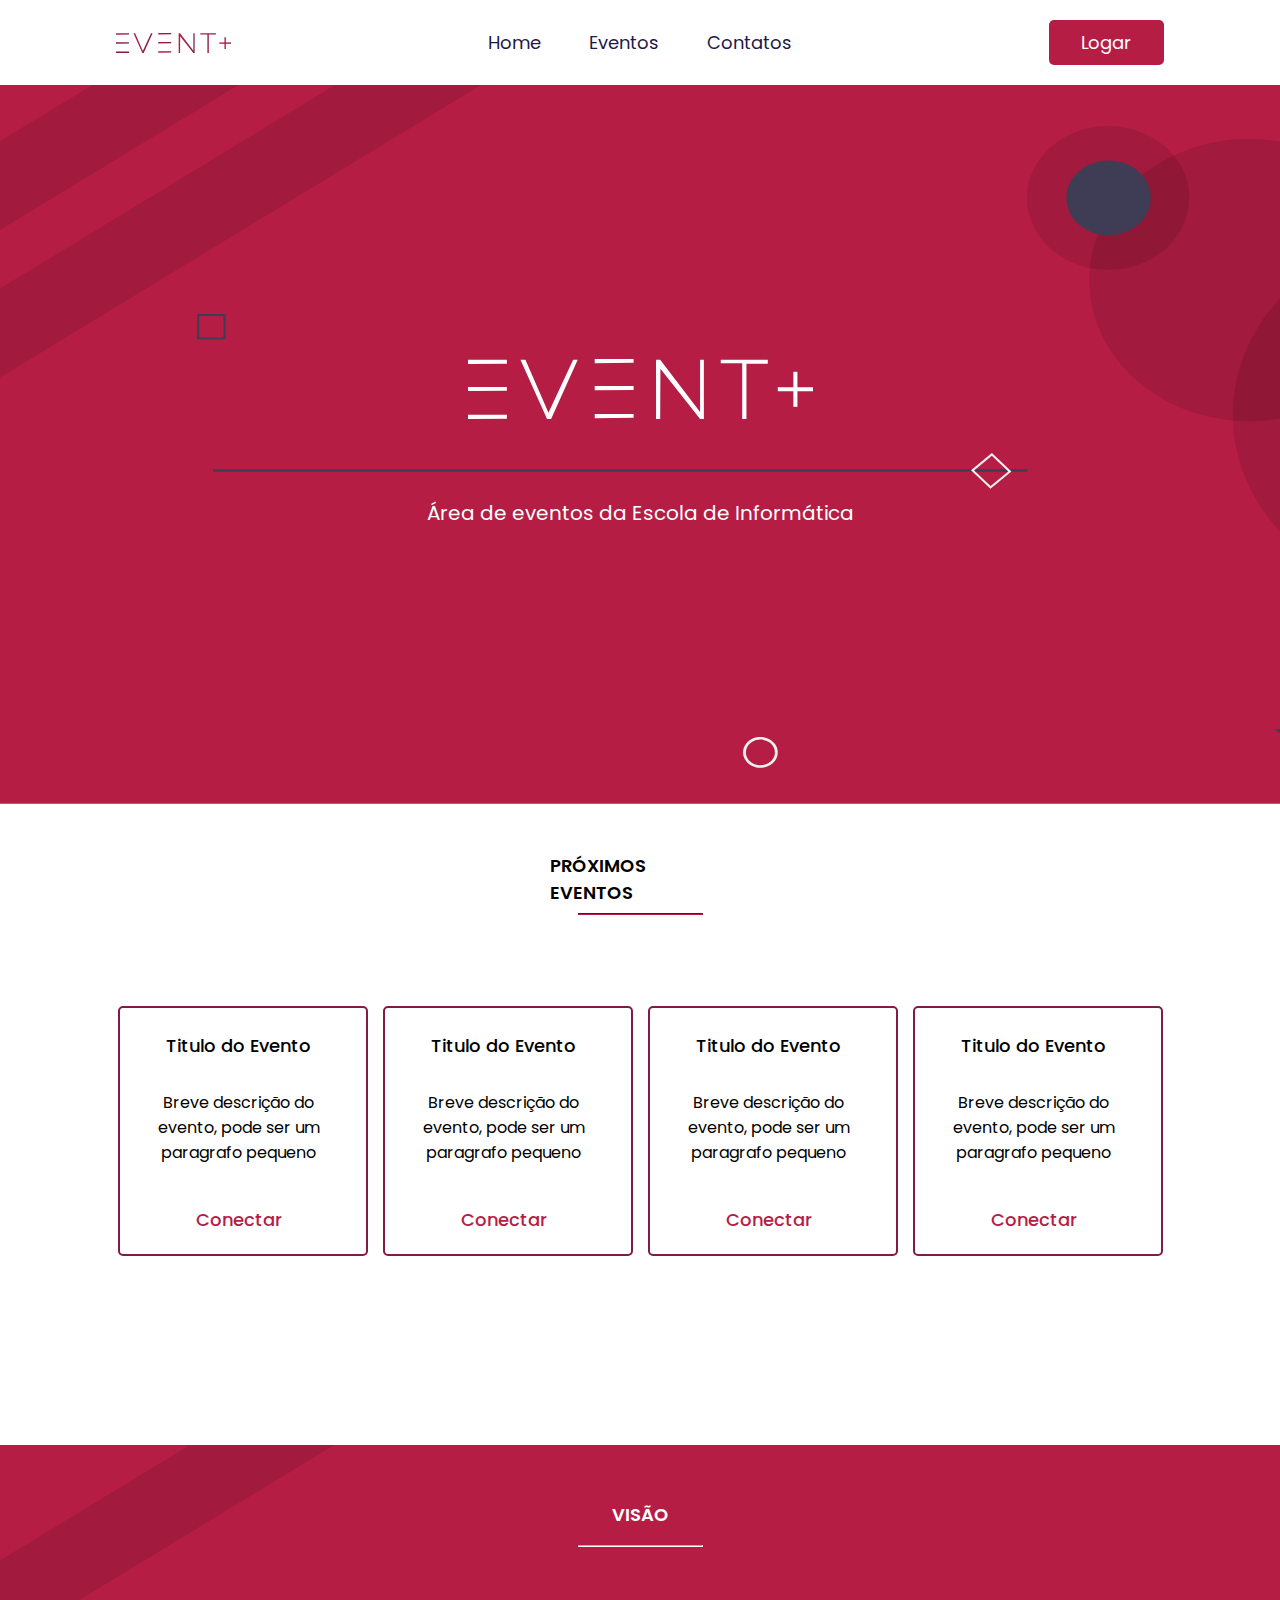
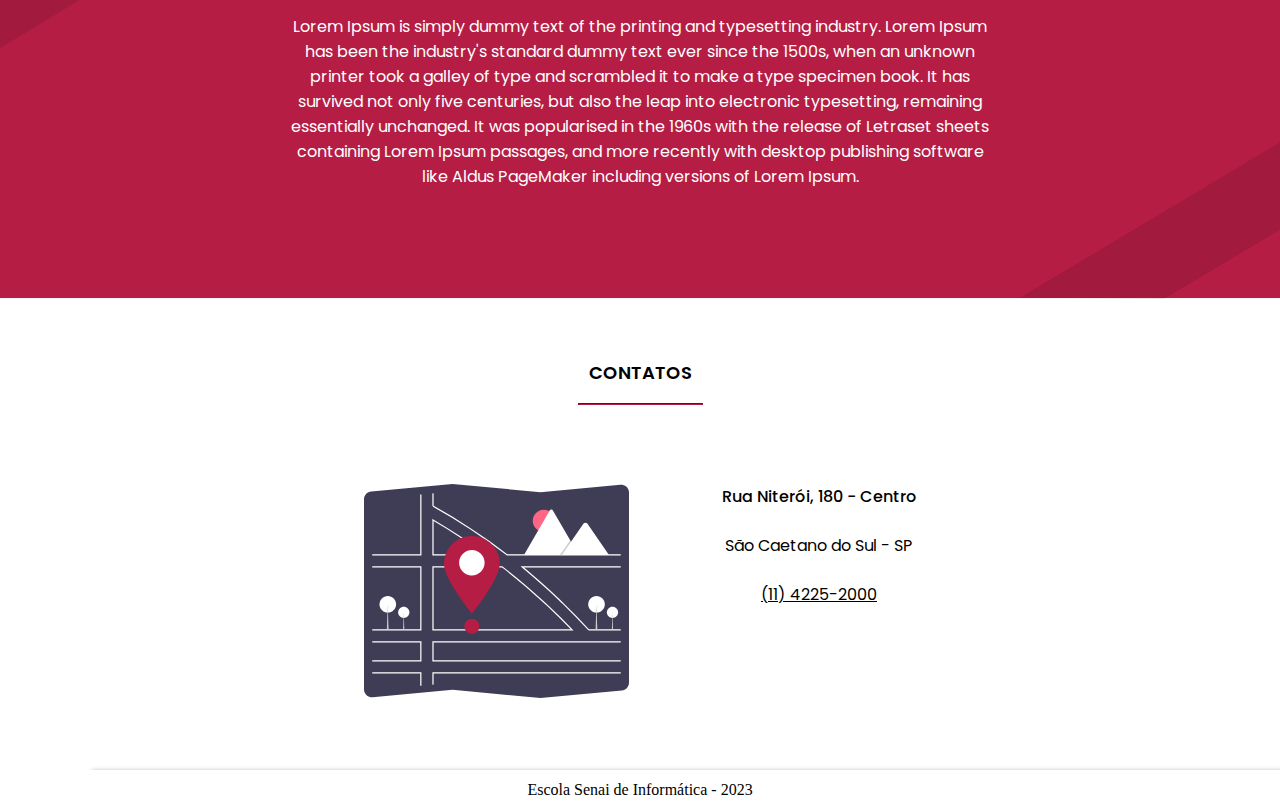
<file: index.html>
<!DOCTYPE html>
<html lang="Pt-BR">

<head>
    <meta charset="UTF-8">
    <meta name="viewport" content="width=device-width, initial-scale=1.0">
    <title>EventPlus - Home</title>
    <link rel="stylesheet" href="/assets/css/index.css">
</head>

<body>
    <header>
        <img class="logo" src="/assets/images/logo-header.svg" alt="">
        <nav>
            <a href="">Home</a>
            <a href="">Eventos</a>
            <a href="">Contatos</a>
        </nav>
        <form action="/login.html">
            <button>Logar</button>
        </form>
    </header>

    <main>
        <section class="banner">
            <h3>Área de eventos da Escola de Informática</h3>
        </section>

        <section class="event">
            <div class="event-title">
                <h4>Próximos Eventos</h4>
                <hr>
            </div>

            <div class="cards-wrapper">
                <div class="card">
                    <h5>Titulo do Evento</h5>
                    <p>Breve descrição do evento, pode ser um paragrafo pequeno</p>
                    <a href="">Conectar</a>
                </div>

                <div class="card">
                    <h5>Titulo do Evento</h5>
                    <p>Breve descrição do evento, pode ser um paragrafo pequeno</p>
                    <a href="">Conectar</a>
                </div>

                <div class="card">
                    <h5>Titulo do Evento</h5>
                    <p>Breve descrição do evento, pode ser um paragrafo pequeno</p>
                    <a href="">Conectar</a>
                </div>

                <div class="card">
                    <h5>Titulo do Evento</h5>
                    <p>Breve descrição do evento, pode ser um paragrafo pequeno</p>
                    <a href="">Conectar</a>
                </div>
            </div>
        </section>

        <section class="vision">
            <div class="vision-title">
                <h4>Visão</h4>
                <hr>
            </div>
            <p>Lorem Ipsum is simply dummy text of the printing and typesetting industry. Lorem Ipsum has been the
                industry's standard dummy text ever since the 1500s, when an unknown printer took a galley of type and
                scrambled it to make a type specimen book. It has survived not only five centuries, but also the leap
                into electronic typesetting, remaining essentially unchanged. It was popularised in the 1960s with the
                release of Letraset sheets containing Lorem Ipsum passages, and more recently with desktop publishing
                software like Aldus PageMaker including versions of Lorem Ipsum.</p>
        </section>

        <section class="contact">
            <div class="contact-title">
                <h4>Contatos</h4>
                <hr>
            </div>

            <div class="contact-info">
                <img src="/assets/images/map.svg" alt="">
                <div class="contact-info_text-box">
                    <h5>Rua Niterói, 180 - Centro</h5>
                    <span>São Caetano do Sul - SP</span>
                    <span>(11) 4225-2000</span>
                </div>
            </div>
        </section>
    </main>

    <footer> <span>Escola Senai de Informática - 2023</span></footer>

</body>

</html>
</file>
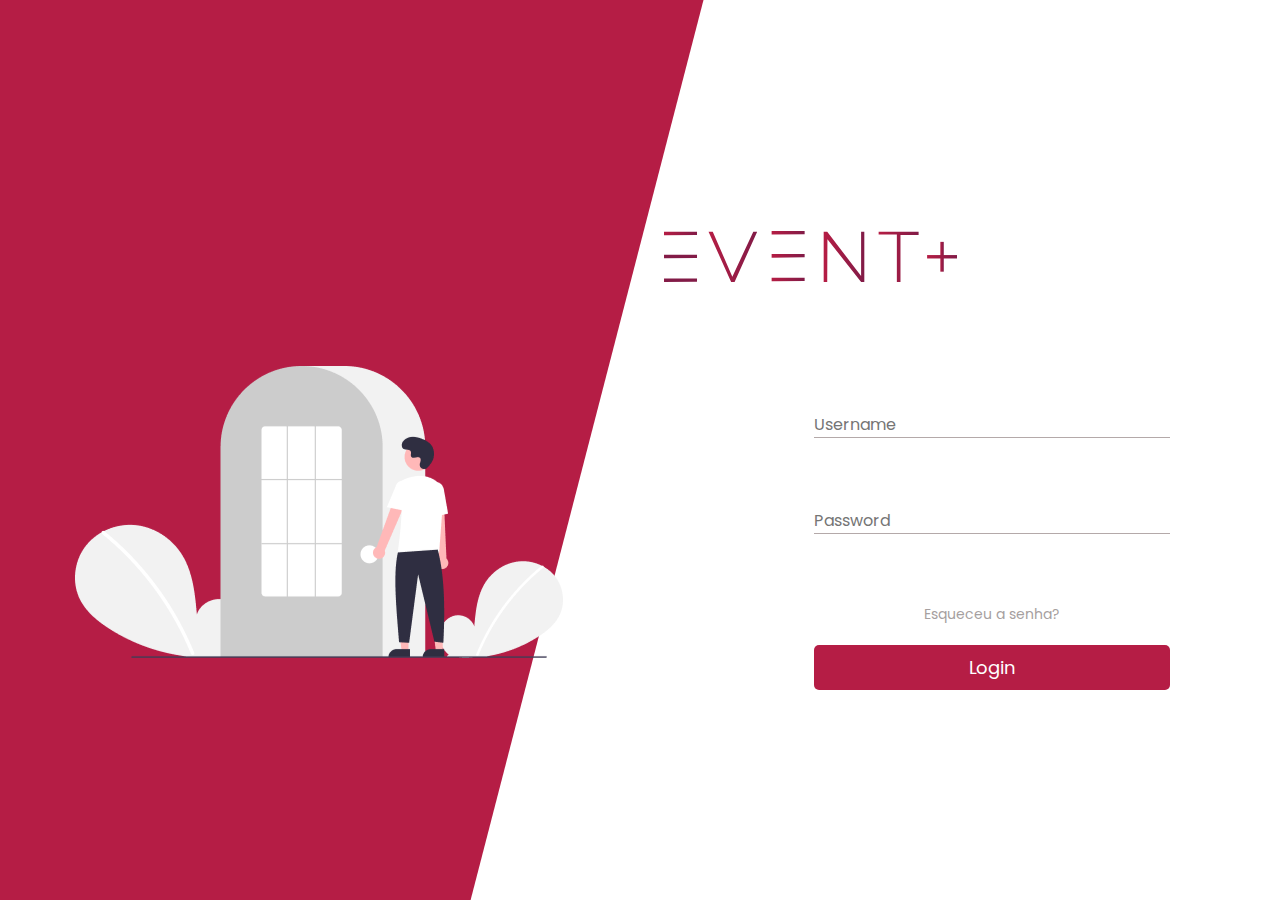
<file: login.html>
<!DOCTYPE html>
<html lang="pt-BR">

<head>
    <meta charset="UTF-8">
    <meta name="viewport" content="width=device-width, initial-scale=1.0">
    <title>EventPlus - Login</title>
    <link rel="stylesheet" href="/assets/css/login.css">
</head>

<body>
    <div class="login-container">
        <div class="login-container_red">
            <img class="login-img" src="/assets/images/login.png" alt="">
        </div>

        <div class="login-container_white">
            <img src="/assets/images/logo.svg" alt="">

            <form action="">
                <input type="text" placeholder="Username">
                <input type="text" placeholder="Password">
                <a href="">Esqueceu a senha?</a>
                <button>Login</button>
            </form>
        </div>



    </div>
</body>

</html>
</file>
<file: assets/css/index.css>
@import url('https://fonts.googleapis.com/css2?family=Poppins:ital,wght@0,100;0,200;0,300;0,400;0,500;0,600;0,700;0,800;0,900;1,100;1,200;1,300;1,400;1,500;1,600;1,700;1,800;1,900&display=swap');

:root {
    --cor1: #ffffff;
    --cor2: #1f1848;
    --cor3: #511947;
    --cor4: #831b46;
    --cor5: #b51d45;
    --cor6: #000000;
    --cor7: #821B47;
}

* {
    margin: 0 auto;
    padding: 0;
    box-sizing: border-box;
}

/* Header */

header {
    width: 100%;
    height: 85px;
    background: var(--cor1);
    box-shadow: 0px 4px 4px 0px rgba(0, 0, 0, 0.25);
    display: flex;
    justify-content: center;
    align-items: center;
}

header .logo {
    display: flex;
    width: 115px;
    height: 20px;
}

header nav {
    display: flex;
    width: 353px;
    height: 27px;
}

header nav a {
    display: flex;
    justify-content: center;
    color: var(--cor2);
    font-family: "Poppins";
    font-size: 18px;
    font-style: normal;
    font-weight: 400;
    line-height: normal;
    text-decoration: none;
}

header button {
    width: 115px;
    height: 45px;
    border-radius: 5px;
    background: var(--cor5);
    border: none;
    color: #FFF;
    font-family: "Poppins";
    font-size: 18px;
    font-style: normal;
    font-weight: 400;
    line-height: normal;
}

/* Banner */

.banner {
    width: 100%;
    height: 719px;
    display: flex;
    background-image: url(/assets/images/banner.svg);
    background-position: center;
    background-repeat: no-repeat;
    background-size: cover;
}

.banner h3 {
    color: var(--cor1);
    font-family: "Poppins";
    font-size: 20px;
    font-style: normal;
    font-weight: 400;
    line-height: normal;
    margin-top: 413px;
}

/* Eventos */

.event {
    width: 100%;
    height: 584px;
    background-color: var(--cor1);

}

.event .event-title {
    width: 181px;
    height: 44px;
    margin-top: 57px;
    display: flex;
    flex-direction: column;
    justify-content: center;
    align-items: center;
}

.event .event-title h4 {
    width: 181px;
    height: 44px;
    color: var(--cor6);
    font-family: "Poppins";
    font-size: 18px;
    font-style: normal;
    font-weight: 600;
    line-height: normal;
    margin-bottom: 17px;
    text-transform: uppercase;
}

.event .event-title hr {
    width: 125px;
    height: 2px;
    border-color: var(--cor5);
}

.event .cards-wrapper {
    width: 1060px;
    height: 250px;
    display: flex;
    justify-content: space-between;
    margin-top: 101px;
}

.event .cards-wrapper .card {
    width: 250px;
    height: 250px;
    display: flex;
    flex-direction: column;
    justify-content: center;
    border-radius: 5px;
    border: 2px solid var(--cor7);
    padding: 31px 29px 29px 21px;
}

.event .cards-wrapper .card h5 {
    color: var(--cor6);
    font-family: "Poppins";
    font-size: 18px;
    font-style: normal;
    font-weight: 500;
    line-height: normal;
    margin-bottom: 31px;
}

.event .cards-wrapper .card p {
    color: var(--cor6);
    text-align: center;
    font-family: "Poppins";
    font-size: 16px;
    font-style: normal;
    font-weight: 400;
    line-height: normal;
    margin-bottom: 41px;
}

.event .cards-wrapper .card a {
    color: var(--cor5);
    font-family: "Poppins";
    font-size: 18px;
    font-style: normal;
    font-weight: 500;
    line-height: normal;
    text-decoration: none;
}

/* Visão */

.vision {
    width: 100%;
    height: 458px;
    display: flex;
    flex-direction: column;
    background-image: url(/assets/images/bannervision.svg);
    background-position: center;
    background-repeat: no-repeat;
    background-size: cover;
    padding: 0 285px 0 285px;
}

.vision .vision-title {
    width: 181px;
    height: 44px;
    display: flex;
    margin-top: 57px;
    flex-direction: column;
    justify-content: center;
    align-items: center;
}

.vision .vision-title h4 {
    width: 181px;
    height: 44px;
    text-align: center;
    color: var(--cor1);
    font-family: "Poppins";
    font-size: 18px;
    font-style: normal;
    font-weight: 600;
    line-height: normal;
    margin-bottom: 17px;
    text-transform: uppercase;
}

.vision .vision-title hr {
    width: 125px;
    height: 2px;
    border-color: var(--cor1);
}

.vision p {
    margin-top: 68px;
    color: var(--cor1);
    text-align: center;
    font-family: "Poppins";
    font-size: 16px;
    font-style: normal;
    font-weight: 400;
    line-height: normal;
}

/* Contato */

.contact {
    width: 100%;
    height: 467px;
    background-color: var(--cor1);
    display: flex;
    flex-direction: column;
}

.contact .contact-title {
    width: 181px;
    height: 44px;
    margin-top: 57px;
    display: flex;
    flex-direction: column;
    justify-content: center;
    align-items: center;
}

.contact .contact-title h4 {
    width: 181px;
    height: 44px;
    text-align: center;
    color: var(--cor6);
    font-family: "Poppins";
    font-size: 18px;
    font-style: normal;
    font-weight: 600;
    line-height: normal;
    margin-bottom: 17px;
    text-transform: uppercase;
}

.contact .contact-title hr {
    width: 125px;
    height: 2px;
    border-color: var(--cor5);
}

.contact .contact-info {
    margin-top: 80px;
    display: flex;
}

.contact .contact-info img {
    margin-right: 93px;
}

.contact .contact-info .contact-info_text-box {
    display: flex;
    flex-direction: column;
    width: 195px;
    height: 120px;
    align-items: flex-start;
}

.contact .contact-info .contact-info_text-box h5 {
    color: var(--cor6);
    font-family: "Poppins";
    font-size: 16px;
    font-style: normal;
    font-weight: 500;
    line-height: normal;
}

.contact .contact-info .contact-info_text-box span {
    color: var(--cor6);
    font-family: "Poppins";
    font-size: 16px;
    font-style: normal;
    font-weight: 400;
    line-height: normal;
    margin-top: 24px;
}

.contact .contact-info .contact-info_text-box span:nth-child(3) {
    text-decoration-line: underline;
}

/* Footer */

footer {
    width: 100%;
    height: 40px;
    background: var(--cor1);
    box-shadow: 92px 0px 4px 0px rgba(0, 0, 0, 0.25);
    display: flex;
    justify-content: center;
    align-items: center;
}

footer span {
    color: var(--cor6);
    font-family: 'Open Sans';
    font-size: 16px;
    font-style: normal;
    font-weight: 400;
    line-height: normal;
}
</file>
<file: assets/css/login.css>
@import url('https://fonts.googleapis.com/css2?family=Poppins:ital,wght@0,100;0,200;0,300;0,400;0,500;0,600;0,700;0,800;0,900;1,100;1,200;1,300;1,400;1,500;1,600;1,700;1,800;1,900&display=swap');

:root {
    --cor1: #ffffff;
    --cor2: #1f1848;
    --cor3: #511947;
    --cor4: #831b46;
    --cor5: #b51d45;
}

* {
    margin: 0 auto;
    padding: 0;
    box-sizing: border-box;
}

.login-container {
    background-color: var(--cor1);
    display: flex;
    flex-direction: row;
    justify-content: center;
    width: 100%;
    height: 100vh;
    overflow: hidden;
}

.login-container .login-container_red {
    width: 100vw;
    height: 175vh;
    background-color: var(--cor5);
    transform: rotate(14.507deg) translate(-25vw, -25vh);  
}

.login-container .login-container_red img {
    margin-top: 600px;
    margin-left: 500px;
    transform: rotate(-14.507deg) ;
}

.login-container .login-container_white {
    width: 50vw;
    height: 100vh;
    background-color: var(--cor1);
    display: flex;
    flex-direction: column;
}

.login-container .login-container_white img {
    margin-top: 231px;
    margin-left: -150px;
}

.login-container form {
    display: flex;
    flex-direction: column;
    margin-top: 130px;
    margin-right: 300px;
    width: 356px;
    height: 292px;
}

.login-container form input {
    border: none;
    border-bottom: 1px solid #B4A9A9;
    color: #B4A9A9;
    font-family: "Poppins";
    font-size: 16px;
    font-style: normal;
    font-weight: 400;
    line-height: normal;
    width: 356px;
    margin-bottom: 70px;
}

.login-container form a {
    color: #A6A0A0;
    font-family: "Poppins";
    font-size: 14px;
    font-style: normal;
    font-weight: 400;
    line-height: normal;
    margin-bottom: 20px;
    text-decoration: none;
}

.login-container form button {
    width: 356px;
    height: 45px;
    border-radius: 5px;
    background: var(--cor5);
    border: none;
    color: var(--cor1);
    font-family: "Poppins";
    font-size: 18px;
    font-style: normal;
    font-weight: 400;
    line-height: normal;
}
</file>
